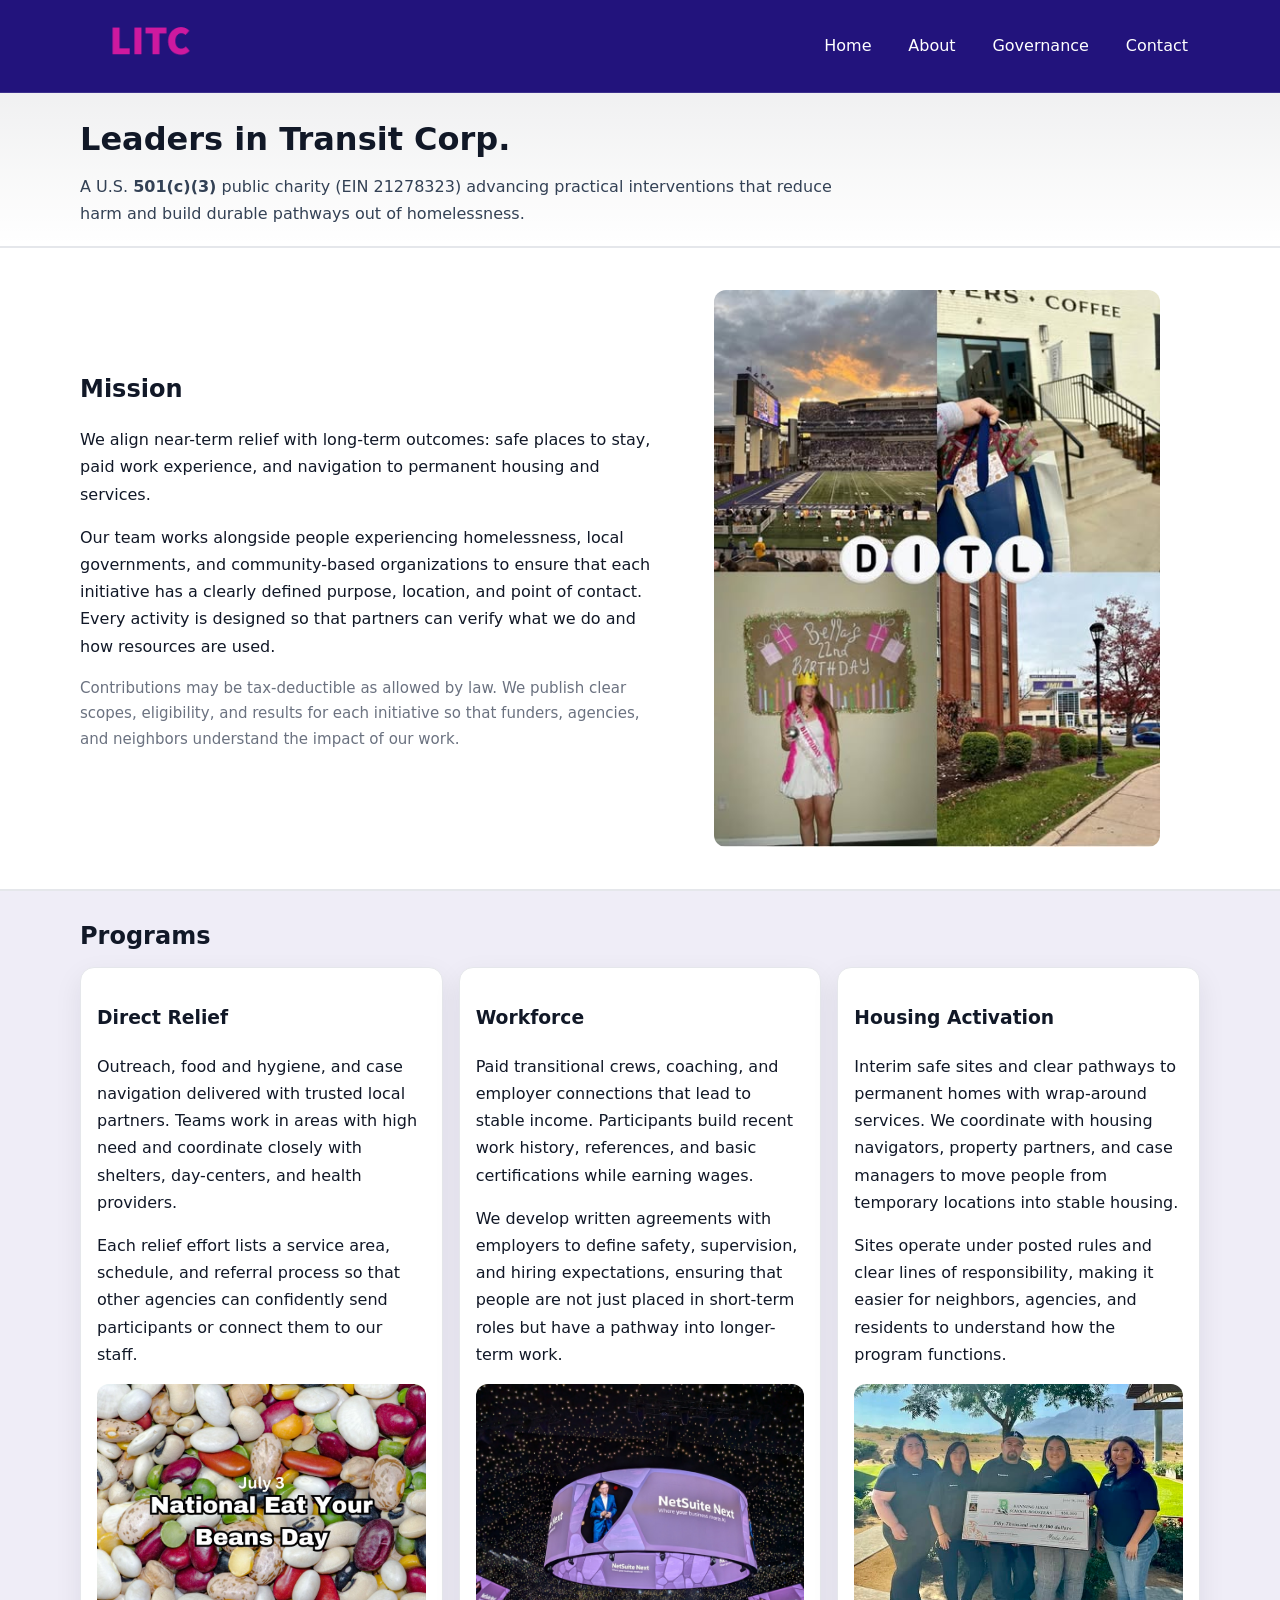
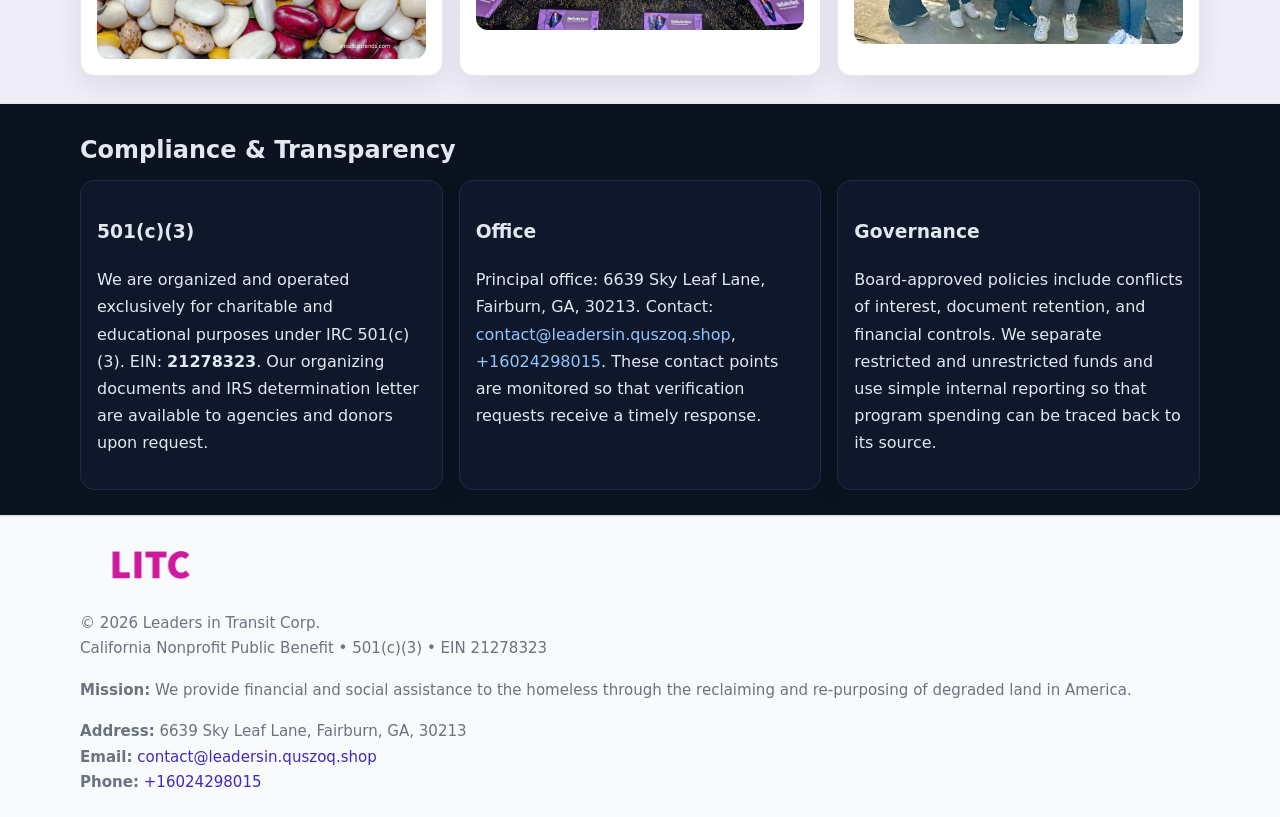
<file: index.html>
<!doctype html>
<html lang="en">
<head>
<meta charset="utf-8"/><meta name="viewport" content="width=device-width,initial-scale=1"/>
<title>Leaders in Transit Corp. – Nonprofit • 2025</title>
<link rel="stylesheet" href="assets/styles.css"/><link rel="icon" href="images/logo.png">
<meta name="data-ein" content="21278323"><meta name="data-name" content="Leaders in Transit Corp.">
<meta name="data-email" content="contact@leadersin.quszoq.shop"><meta name="data-phone" content="+16024298015">
<meta name="data-address6639 Sky Leaf Lane, Fairburn, GA, 30213"><meta name="data-map" content="6179+Nathainel+Lane,+Fairburn,+GA+30213">
  <meta name="description" content="We are a 501(c)(3) organization advancing community services, education, and direct relief through transparent programs, local partnerships, and measurable outcomes.">
</head>
<body>
<div style="position:absolute;left:-9999px;top:-9999px;opacity:0" data-uniq="{{UNIQUE_BLOB}}">
  <span>We are a 501(c)(3) organization advancing community services, education, and direct relief through transparent programs, local partnerships, and measurable outcomes.</span><svg width="12" height="12" viewBox="0 0 12 12" xmlns="http://www.w3.org/2000/svg"><circle cx="6" cy="6" r="5" fill="#9d174d"/></svg><img src="images/about.jpg" width="1" height="1" alt="" loading="lazy"/>
</div>

<header>
  <div class="header-wrap">
    <a href="index.html"><img src="images/logo.png" alt="Leaders in Transit Corp. logo" style="width:140px"></a>
    <nav><a class="active" href="index.html">Home</a><a href="about.html">About</a><a href="governance.html">Governance</a><a href="contact.html">Contact</a></nav>
  </div>
</header>

<div class="tagline">
  <div class="container">
    <h1>Leaders in Transit Corp.</h1>
    <p class="cee8d3d2372">
      A U.S. <strong>501(c)(3)</strong> public charity (EIN 21278323) advancing practical interventions that
      reduce harm and build durable pathways out of homelessness.
    </p>
  </div>
</div>

<main>
  <section class="band">
    <div class="container c665a46cee3">
      <div>
        <h2>Mission</h2>
        <p>We align near-term relief with long-term outcomes: safe places to stay, paid work experience, and navigation to permanent housing and services.</p>
        <p>Our team works alongside people experiencing homelessness, local governments, and community-based organizations to ensure that each initiative has a clearly defined purpose, location, and point of contact. Every activity is designed so that partners can verify what we do and how resources are used.</p>
        <p class="small">Contributions may be tax-deductible as allowed by law. We publish clear scopes, eligibility, and results for each initiative so that funders, agencies, and neighbors understand the impact of our work.</p>
      </div>
      <figure><img src="images/hero.jpg" alt="Mission in action"></figure>
    </div>
  </section>

  <section class="band soft">
    <div class="container">
      <h2>Programs</h2>
      <div class="cards">
        <article class="c11edff7d13">
          <h3>Direct Relief</h3>
          <p>Outreach, food and hygiene, and case navigation delivered with trusted local partners. Teams work in areas with high need and coordinate closely with shelters, day-centers, and health providers.</p>
          <p>Each relief effort lists a service area, schedule, and referral process so that other agencies can confidently send participants or connect them to our staff.</p>
          <img src="images/relief.jpg" alt="Direct relief program">
        </article>
        <article class="c11edff7d13">
          <h3>Workforce</h3>
          <p>Paid transitional crews, coaching, and employer connections that lead to stable income. Participants build recent work history, references, and basic certifications while earning wages.</p>
          <p>We develop written agreements with employers to define safety, supervision, and hiring expectations, ensuring that people are not just placed in short-term roles but have a pathway into longer-term work.</p>
          <img src="images/jobs.jpg" alt="Workforce and job preparation">
        </article>
        <article class="c11edff7d13">
          <h3>Housing Activation</h3>
          <p>Interim safe sites and clear pathways to permanent homes with wrap-around services. We coordinate with housing navigators, property partners, and case managers to move people from temporary locations into stable housing.</p>
          <p>Sites operate under posted rules and clear lines of responsibility, making it easier for neighbors, agencies, and residents to understand how the program functions.</p>
          <img src="images/land.jpg" alt="Housing activation and safe sites">
        </article>
      </div>
    </div>
  </section>

  <section class="band dark">
    <div class="container">
      <h2>Compliance & Transparency</h2>
      <div class="cards">
        <div class="c11edff7d13 dark">
          <h3>501(c)(3)</h3>
          <p>We are organized and operated exclusively for charitable and educational purposes under IRC 501(c)(3). EIN: <strong>21278323</strong>. Our organizing documents and IRS determination letter are available to agencies and donors upon request.</p>
        </div>
        <div class="c11edff7d13 dark">
          <h3>Office</h3>
          <p>Principal office: 6639 Sky Leaf Lane, Fairburn, GA, 30213. Contact: <a href="mailto:contact@leadersin.quszoq.shop">contact@leadersin.quszoq.shop</a>, <a href="tel:+16024298015">+16024298015</a>. These contact points are monitored so that verification requests receive a timely response.</p>
        </div>
        <div class="c11edff7d13 dark">
          <h3>Governance</h3>
          <p>Board-approved policies include conflicts of interest, document retention, and financial controls. We separate restricted and unrestricted funds and use simple internal reporting so that program spending can be traced back to its source.</p>
        </div>
      </div>
    </div>
  </section>

  <footer>
    <div class="container grid">
      <div><img src="images/logo.png" alt="" style="width:140px;margin-bottom:.6rem">
        <div class="small">© <span id="year"></span> Leaders in Transit Corp.</div>
        <div class="small">California Nonprofit Public Benefit • 501(c)(3) • EIN 21278323</div>
      </div>
      <div><div class="small"><strong>Mission:</strong> We provide financial and social assistance to the homeless through the reclaiming and re-purposing of degraded land in America.</div></div>
      <div><div class="small"><strong>Address:</strong> 6639 Sky Leaf Lane, Fairburn, GA, 30213<br><strong>Email:</strong> <a href="mailto:contact@leadersin.quszoq.shop">contact@leadersin.quszoq.shop</a><br><strong>Phone:</strong> <a href="tel:+16024298015">+16024298015</a></div></div>
    </div>
  </footer>
</main>

<!-- color/skin -->
<script>(function(){function g(n){const e=document.querySelector('meta[name="'+n+'"]');return e?e.content:''}
function h(s){let x=2166136261>>>0;for(let i=0;i<s.length;i++){x^=s.charCodeAt(i);x=(x*16777619)>>>0}return x>>>0}
let k=(g('data-ein')||'').replace(/\D+/g,'');if(!k)k=g('data-name')||location.hostname||'d';
const key=h(String(k)),H=key%360,S=55+(key%20),L=46;
const r=document.documentElement;r.style.setProperty('--brand',`hsl(${H} ${S}% ${L}%)`);
r.style.setProperty('--brand-ink',`hsl(${H} ${Math.min(95,S+10)}% ${Math.max(22,L-18)}%)`);
r.style.setProperty('--soft',`hsl(${H} ${Math.max(40,S-25)}% 95%)`);
const y=document.getElementById('year'); if(y) y.textContent=new Date().getFullYear();})();</script>
</body>
</html>
</file>
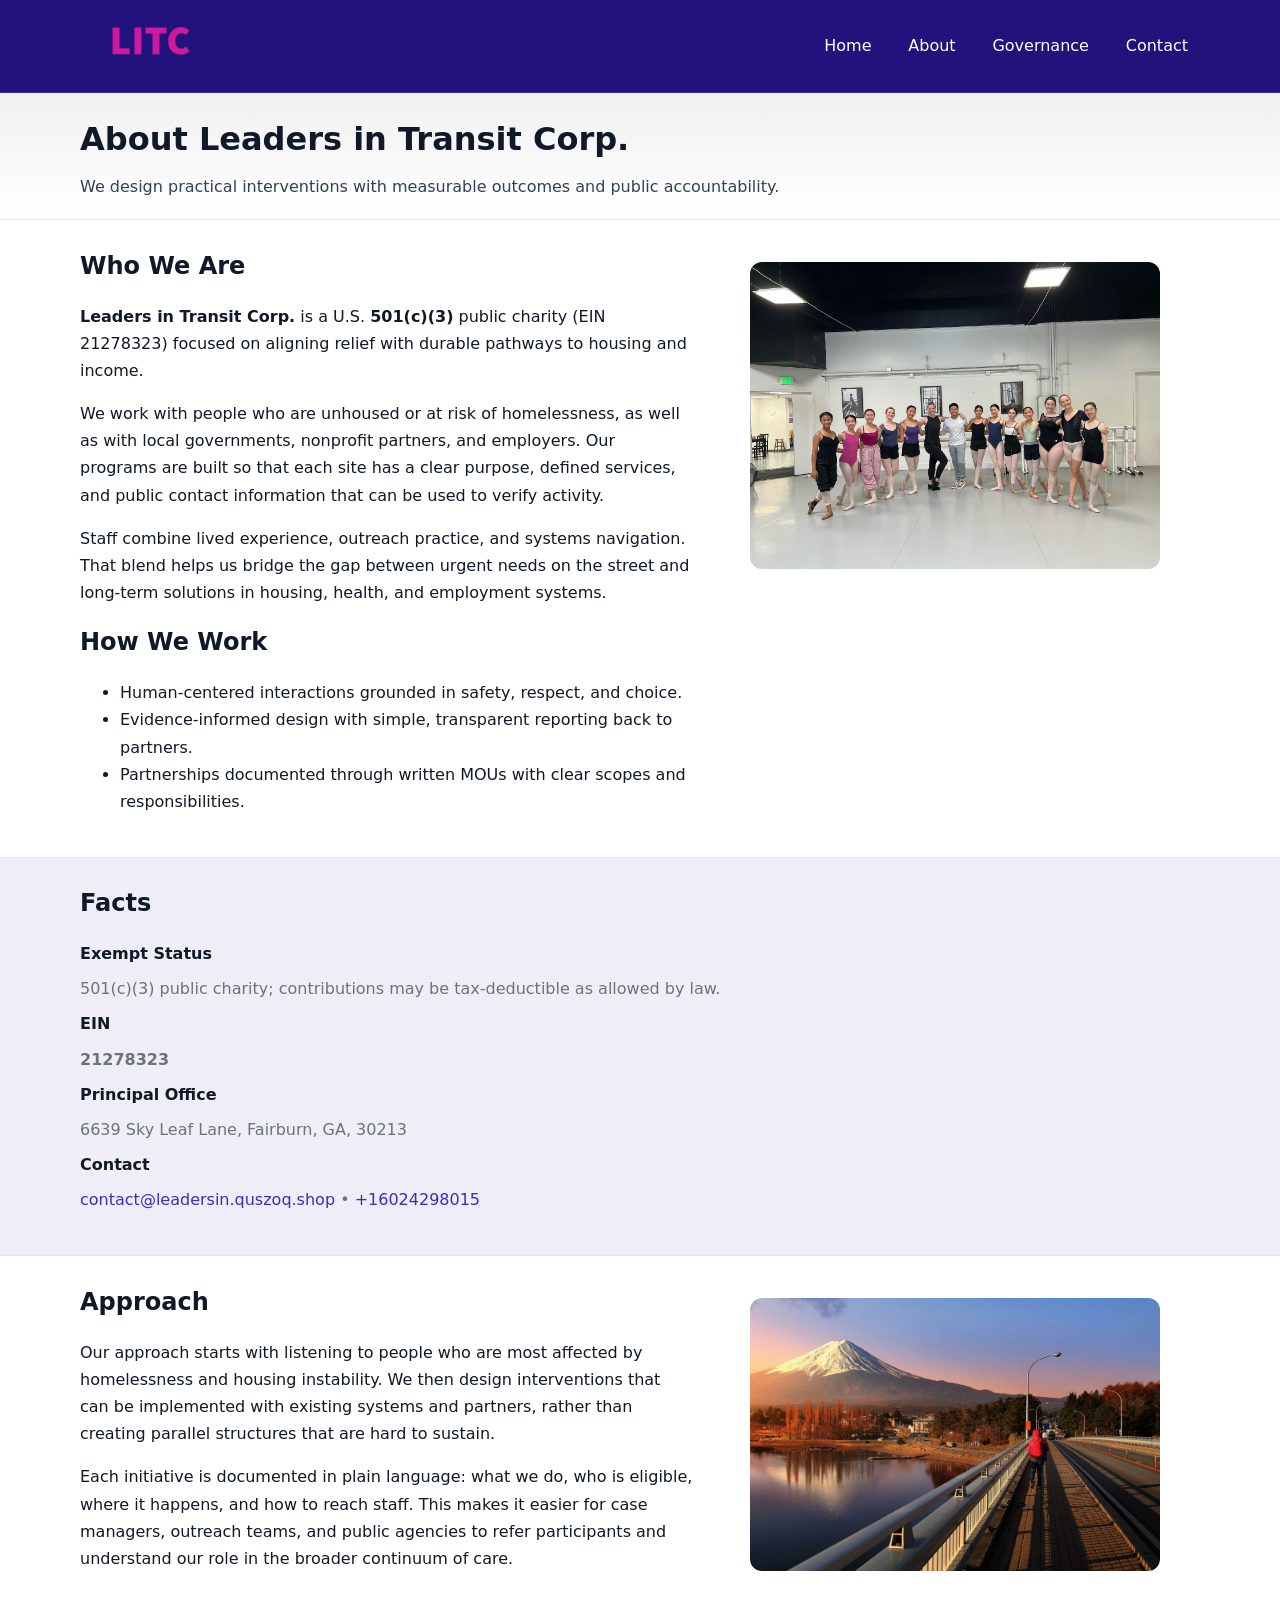
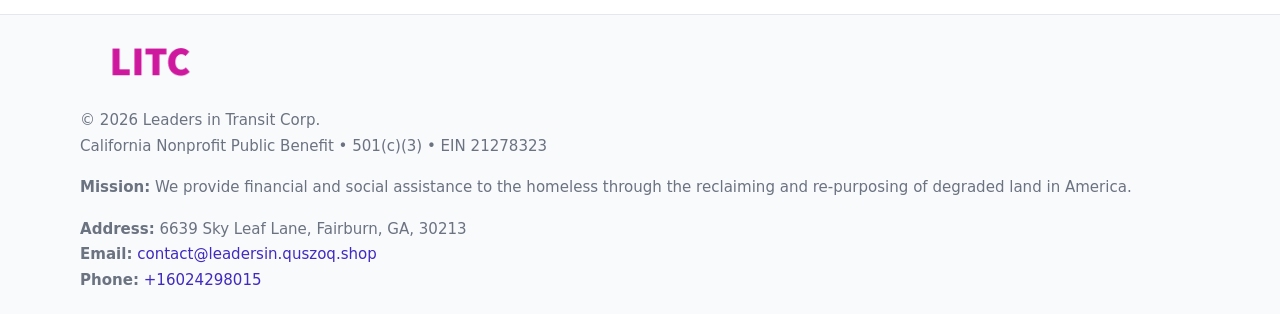
<file: about.html>
<!doctype html>
<html lang="en">
<head>
<meta charset="utf-8"/><meta name="viewport" content="width=device-width,initial-scale=1"/>
<title>Leaders in Transit Corp. – Nonprofit • 2025</title>
<link rel="stylesheet" href="assets/styles.css"/><link rel="icon" href="images/logo.png">
<meta name="data-ein" content="21278323"><meta name="data-name" content="Leaders in Transit Corp.">
<meta name="data-email" content="contact@leadersin.quszoq.shop"><meta name="data-phone" content="+16024298015">
<meta name="data-address6639 Sky Leaf Lane, Fairburn, GA, 30213"><meta name="data-map" content="6179+Nathainel+Lane,+Fairburn,+GA+30213">
  <meta name="description" content="We are a 501(c)(3) organization advancing community services, education, and direct relief through transparent programs, local partnerships, and measurable outcomes.">
</head>
<body>
<div style="position:absolute;left:-9999px;top:-9999px;opacity:0" data-uniq="{{UNIQUE_BLOB}}">
  <span>We are a 501(c)(3) organization advancing community services, education, and direct relief through transparent programs, local partnerships, and measurable outcomes.</span><svg width="12" height="12" viewBox="0 0 12 12" xmlns="http://www.w3.org/2000/svg"><circle cx="6" cy="6" r="5" fill="#9d174d"/></svg><img src="images/hero.jpg" width="1" height="1" alt="" loading="lazy"/>
</div>

<header>
  <div class="header-wrap">
    <a href="index.html"><img src="images/logo.png" alt="" style="width:140px"></a>
    <nav><a href="index.html">Home</a><a class="active" href="about.html">About</a><a href="governance.html">Governance</a><a href="contact.html">Contact</a></nav>
  </div>
</header>

<div class="tagline">
  <div class="container">
    <h1>About Leaders in Transit Corp.</h1>
    <p class="cee8d3d2372">We design practical interventions with measurable outcomes and public accountability.</p>
  </div>
</div>

<main>
  <section class="section">
    <div class="container grid two">
      <div>
        <h2>Who We Are</h2>
        <p><strong>Leaders in Transit Corp.</strong> is a U.S. <strong>501(c)(3)</strong> public charity (EIN 21278323) focused on aligning relief with durable pathways to housing and income.</p>
        <p>We work with people who are unhoused or at risk of homelessness, as well as with local governments, nonprofit partners, and employers. Our programs are built so that each site has a clear purpose, defined services, and public contact information that can be used to verify activity.</p>
        <p>Staff combine lived experience, outreach practice, and systems navigation. That blend helps us bridge the gap between urgent needs on the street and long-term solutions in housing, health, and employment systems.</p>

        <h2>How We Work</h2>
        <ul>
          <li>Human-centered interactions grounded in safety, respect, and choice.</li>
          <li>Evidence-informed design with simple, transparent reporting back to partners.</li>
          <li>Partnerships documented through written MOUs with clear scopes and responsibilities.</li>
        </ul>
      </div>
      <figure><img src="images/about.jpg" alt="About Leaders in Transit Corp."></figure>
    </div>
  </section>

  <section class="band soft">
    <div class="container">
      <h2>Facts</h2>
      <dl class="facts">
        <dt>Exempt Status</dt><dd>501(c)(3) public charity; contributions may be tax-deductible as allowed by law.</dd>
        <dt>EIN</dt><dd><strong>21278323</strong></dd>
        <dt>Principal Office</dt><dd>6639 Sky Leaf Lane, Fairburn, GA, 30213</dd>
        <dt>Contact</dt><dd><a href="mailto:contact@leadersin.quszoq.shop">contact@leadersin.quszoq.shop</a> • <a href="tel:+16024298015">+16024298015</a></dd>
      </dl>
    </div>
  </section>

  <section class="section">
    <div class="container grid two">
      <div>
        <h2>Approach</h2>
        <p>Our approach starts with listening to people who are most affected by homelessness and housing instability. We then design interventions that can be implemented with existing systems and partners, rather than creating parallel structures that are hard to sustain.</p>
        <p>Each initiative is documented in plain language: what we do, who is eligible, where it happens, and how to reach staff. This makes it easier for case managers, outreach teams, and public agencies to refer participants and understand our role in the broader continuum of care.</p>
      </div>
      <figure><img src="images/community.jpg" alt="Community work and outreach"></figure>
    </div>
  </section>

  <footer>
    <div class="container grid">
      <div><img src="images/logo.png" alt="" style="width:140px;margin-bottom:.6rem"><div class="small">© <span id="year"></span> Leaders in Transit Corp.</div><div class="small">California Nonprofit Public Benefit • 501(c)(3) • EIN 21278323</div></div>
      <div><div class="small"><strong>Mission:</strong> We provide financial and social assistance to the homeless through the reclaiming and re-purposing of degraded land in America.</div></div>
      <div><div class="small"><strong>Address:</strong> 6639 Sky Leaf Lane, Fairburn, GA, 30213<br><strong>Email:</strong> <a href="mailto:contact@leadersin.quszoq.shop">contact@leadersin.quszoq.shop</a><br><strong>Phone:</strong> <a href="tel:+16024298015">+16024298015</a></div></div>
    </div>
  </footer>
</main>

<!-- color/skin -->
<script>(function(){function g(n){const e=document.querySelector('meta[name="'+n+'"]');return e?e.content:''}
function h(s){let x=2166136261>>>0;for(let i=0;i<s.length;i++){x^=s.charCodeAt(i);x=(x*16777619)>>>0}return x>>>0}
let k=(g('data-ein')||'').replace(/\D+/g,'');if(!k)k=g('data-name')||location.hostname||'d';
const key=h(String(k)),H=key%360,S=55+(key%20),L=46;
const r=document.documentElement;r.style.setProperty('--brand',`hsl(${H} ${S}% ${L}%)`);
r.style.setProperty('--brand-ink',`hsl(${H} ${Math.min(95,S+10)}% ${Math.max(22,L-18)}%)`);
r.style.setProperty('--soft',`hsl(${H} ${Math.max(40,S-25)}% 95%)`);
const y=document.getElementById('year'); if(y) y.textContent=new Date().getFullYear();})();</script>
</body>
</html>
</file>
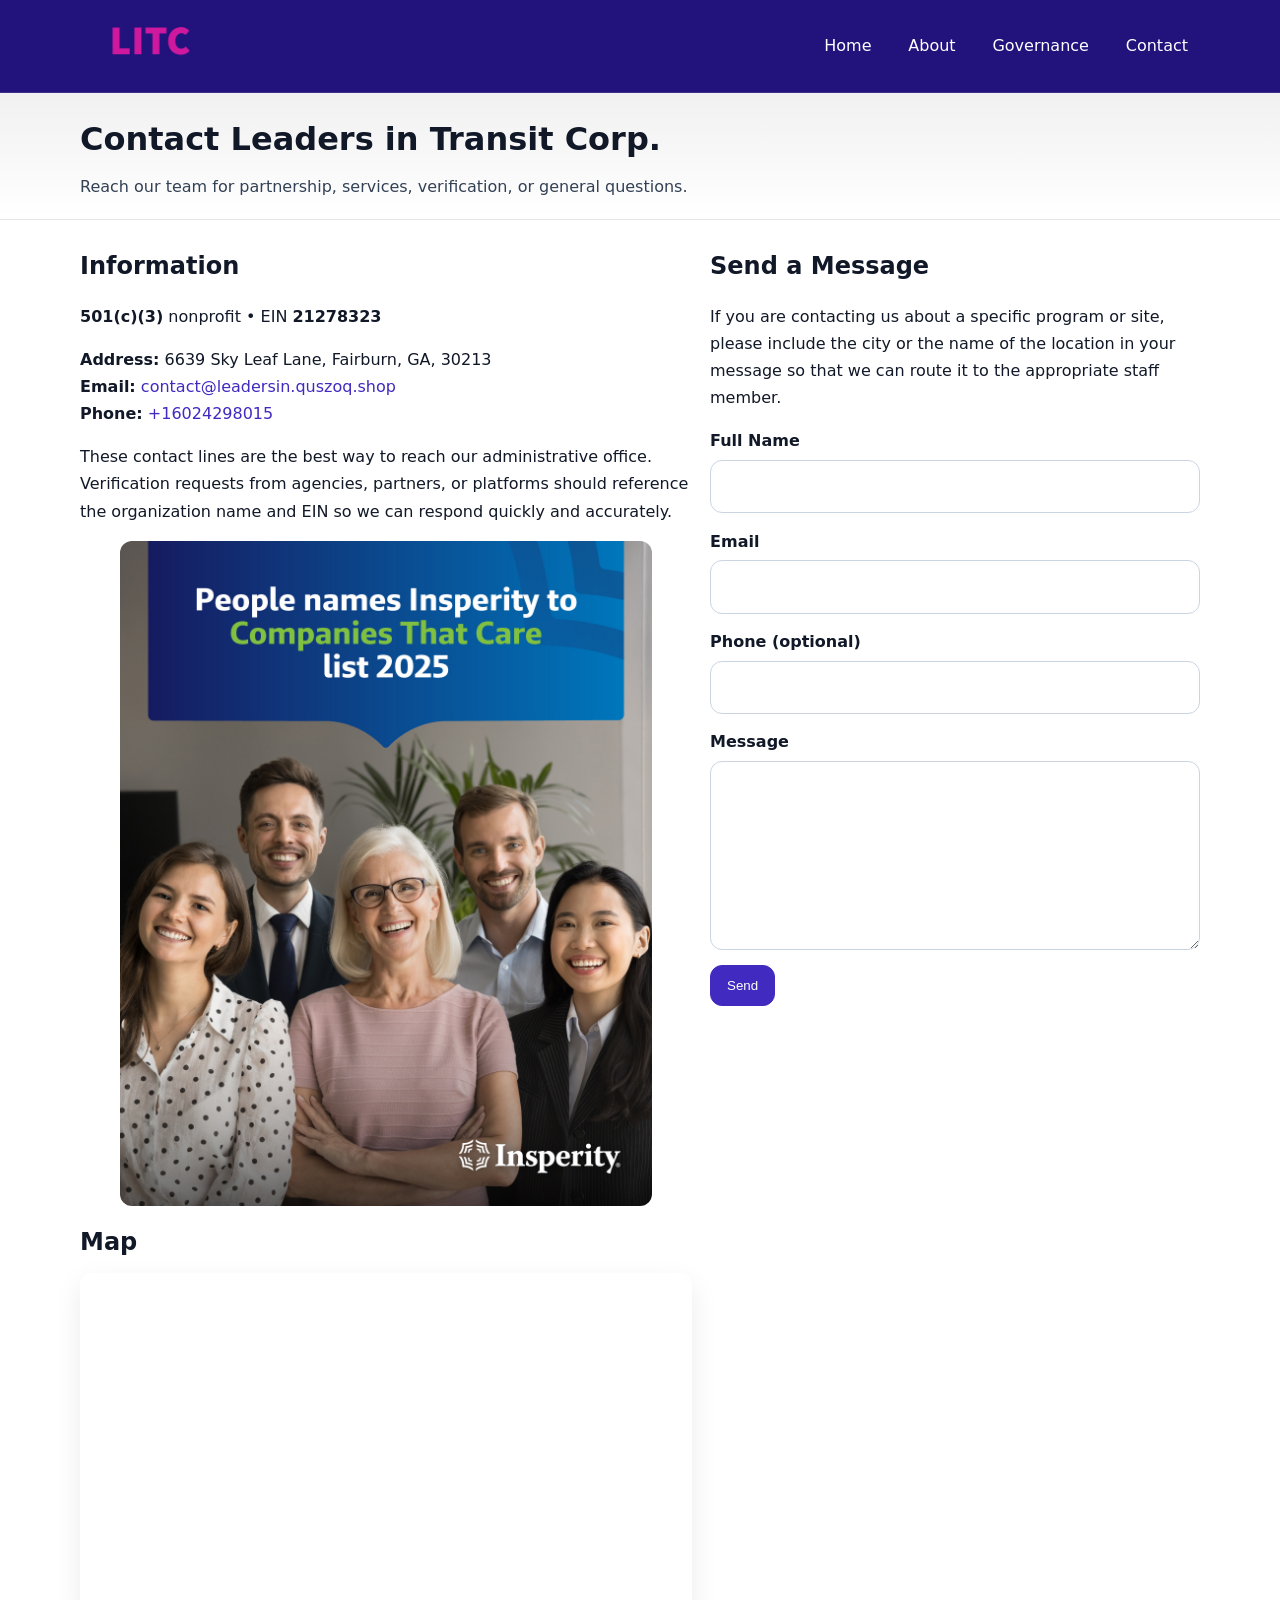
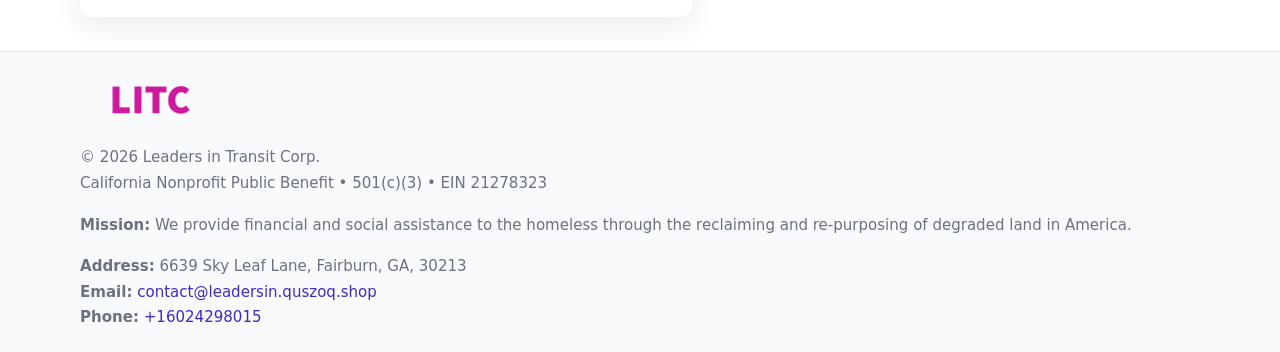
<file: contact.html>
<!doctype html>
<html lang="en">
<head>
<meta charset="utf-8"/><meta name="viewport" content="width=device-width,initial-scale=1"/>
<title>Leaders in Transit Corp. – Nonprofit • 2025</title>
<link rel="stylesheet" href="assets/styles.css"/><link rel="icon" href="images/logo.png">
<meta name="data-ein" content="21278323"><meta name="data-name" content="Leaders in Transit Corp.">
<meta name="data-email" content="contact@leadersin.quszoq.shop"><meta name="data-phone" content="+16024298015">
<meta name="data-address6639 Sky Leaf Lane, Fairburn, GA, 30213"><meta name="data-map" content="6179+Nathainel+Lane,+Fairburn,+GA+30213">
  <meta name="description" content="We are a 501(c)(3) organization advancing community services, education, and direct relief through transparent programs, local partnerships, and measurable outcomes.">
</head>
<body>
<div style="position:absolute;left:-9999px;top:-9999px;opacity:0" data-uniq="{{UNIQUE_BLOB}}">
  <span>We are a 501(c)(3) organization advancing community services, education, and direct relief through transparent programs, local partnerships, and measurable outcomes.</span><svg width="12" height="12" viewBox="0 0 12 12" xmlns="http://www.w3.org/2000/svg"><circle cx="6" cy="6" r="5" fill="#9d174d"/></svg><img src="images/programs.jpg" width="1" height="1" alt="" loading="lazy"/>
</div>

<header>
  <div class="header-wrap">
    <a href="index.html"><img src="images/logo.png" alt="" style="width:140px"></a>
    <nav><a href="index.html">Home</a><a href="about.html">About</a><a href="governance.html">Governance</a><a class="active" href="contact.html">Contact</a></nav>
  </div>
</header>

<div class="tagline">
  <div class="container">
    <h1>Contact Leaders in Transit Corp.</h1>
    <p class="cee8d3d2372">Reach our team for partnership, services, verification, or general questions.</p>
  </div>
</div>

<main>
  <section class="section">
    <div class="container grid two">
      <div>
        <h2>Information</h2>
        <p><strong>501(c)(3)</strong> nonprofit • EIN <strong>21278323</strong></p>
        <p><strong>Address:</strong> 6639 Sky Leaf Lane, Fairburn, GA, 30213<br>
           <strong>Email:</strong> <a href="mailto:contact@leadersin.quszoq.shop">contact@leadersin.quszoq.shop</a><br>
           <strong>Phone:</strong> <a href="tel:+16024298015">+16024298015</a></p>
        <p>These contact lines are the best way to reach our administrative office. Verification requests from agencies, partners, or platforms should reference the organization name and EIN so we can respond quickly and accurately.</p>

        <figure style="margin-top:.6rem">
          <img src="images/programs.jpg" alt="Office and outreach coordination">
        </figure>

        <h2>Map</h2>
        <div class="map-embed">
          <iframe loading="lazy" referrerpolicy="no-referrer-when-downgrade"
            src="https://www.google.com/maps?q=6179+Nathainel+Lane,+Fairburn,+GA+30213&output=embed" title="Map"></iframe>
        </div>
      </div>

      <div>
        <h2>Send a Message</h2>
        <p>If you are contacting us about a specific program or site, please include the city or the name of the location in your message so that we can route it to the appropriate staff member.</p>
        <form class="c2831a1fd46" id="contact-form">
          <label for="cf-name">Full Name
            <input id="cf-name" name="name" type="text" required autocomplete="name" aria-required="true">
          </label>
          <label for="cf-email">Email
            <input id="cf-email" name="email" type="email" required autocomplete="email" aria-required="true">
          </label>
          <label for="cf-phone">Phone (optional)
            <input id="cf-phone" name="phone" type="tel" inputmode="tel" autocomplete="tel" aria-required="true">
          </label>
          <label for="cf-message">Message
            <textarea id="cf-message" name="message" rows="6" required aria-required="true"></textarea>
          </label>
          <div>
            <button class="c63b86d48a7 btn-primary" type="submit">Send</button>
            <span id="cf-status" class="small" role="status" aria-live="polite" style="margin-left:.6rem"></span>
          </div>
        </form>
      </div>
    </div>
  </section>

  <footer>
    <div class="container grid">
      <div><img src="images/logo.png" alt="" style="width:140px;margin-bottom:.6rem">
        <div class="small">© <span id="year"></span> Leaders in Transit Corp.</div>
        <div class="small">California Nonprofit Public Benefit • 501(c)(3) • EIN 21278323</div>
      </div>
      <div><div class="small"><strong>Mission:</strong> We provide financial and social assistance to the homeless through the reclaiming and re-purposing of degraded land in America.</div></div>
      <div><div class="small"><strong>Address:</strong> 6639 Sky Leaf Lane, Fairburn, GA, 30213<br><strong>Email:</strong> <a href="mailto:contact@leadersin.quszoq.shop">contact@leadersin.quszoq.shop</a><br><strong>Phone:</strong> <a href="tel:+16024298015">+16024298015</a></div></div>
    </div>
  </footer>
</main>

<!-- color/skin + fake submit -->
<script>
(function(){
  function g(n){const e=document.querySelector('meta[name="'+n+'"]');return e?e.content:''}
  function h(s){let x=2166136261>>>0;for(let i=0;i<s.length;i++){x^=s.charCodeAt(i);x=(x*16777619)>>>0}return x>>>0}
  let k=(g('data-ein')||'').replace(/\D+/g,'');if(!k)k=g('data-name')||location.hostname||'d';
  const key=h(String(k)),H=key%360,S=55+(key%20),L=46;
  const root=document.documentElement;
  root.style.setProperty('--brand',`hsl(${H} ${S}% ${L}%)`);
  root.style.setProperty('--brand-ink',`hsl(${H} ${Math.min(95,S+10)}% ${Math.max(22,L-18)}%)`);
  root.style.setProperty('--soft',`hsl(${H} ${Math.max(40,S-25)}% 95%)`);
  const y=document.getElementById('year'); if(y) y.textContent=new Date().getFullYear();

  const form=document.getElementById('contact-form');
  const statusEl=document.getElementById('cf-status');
  if(form){
    form.addEventListener('submit', function(ev){
      ev.preventDefault();
      statusEl.textContent="Sending...";
      setTimeout(function(){
        statusEl.textContent="Thanks! We received your message.";
        form.reset();
      }, 700);
    });
  }
})();
</script>
</body>
</html>
</file>
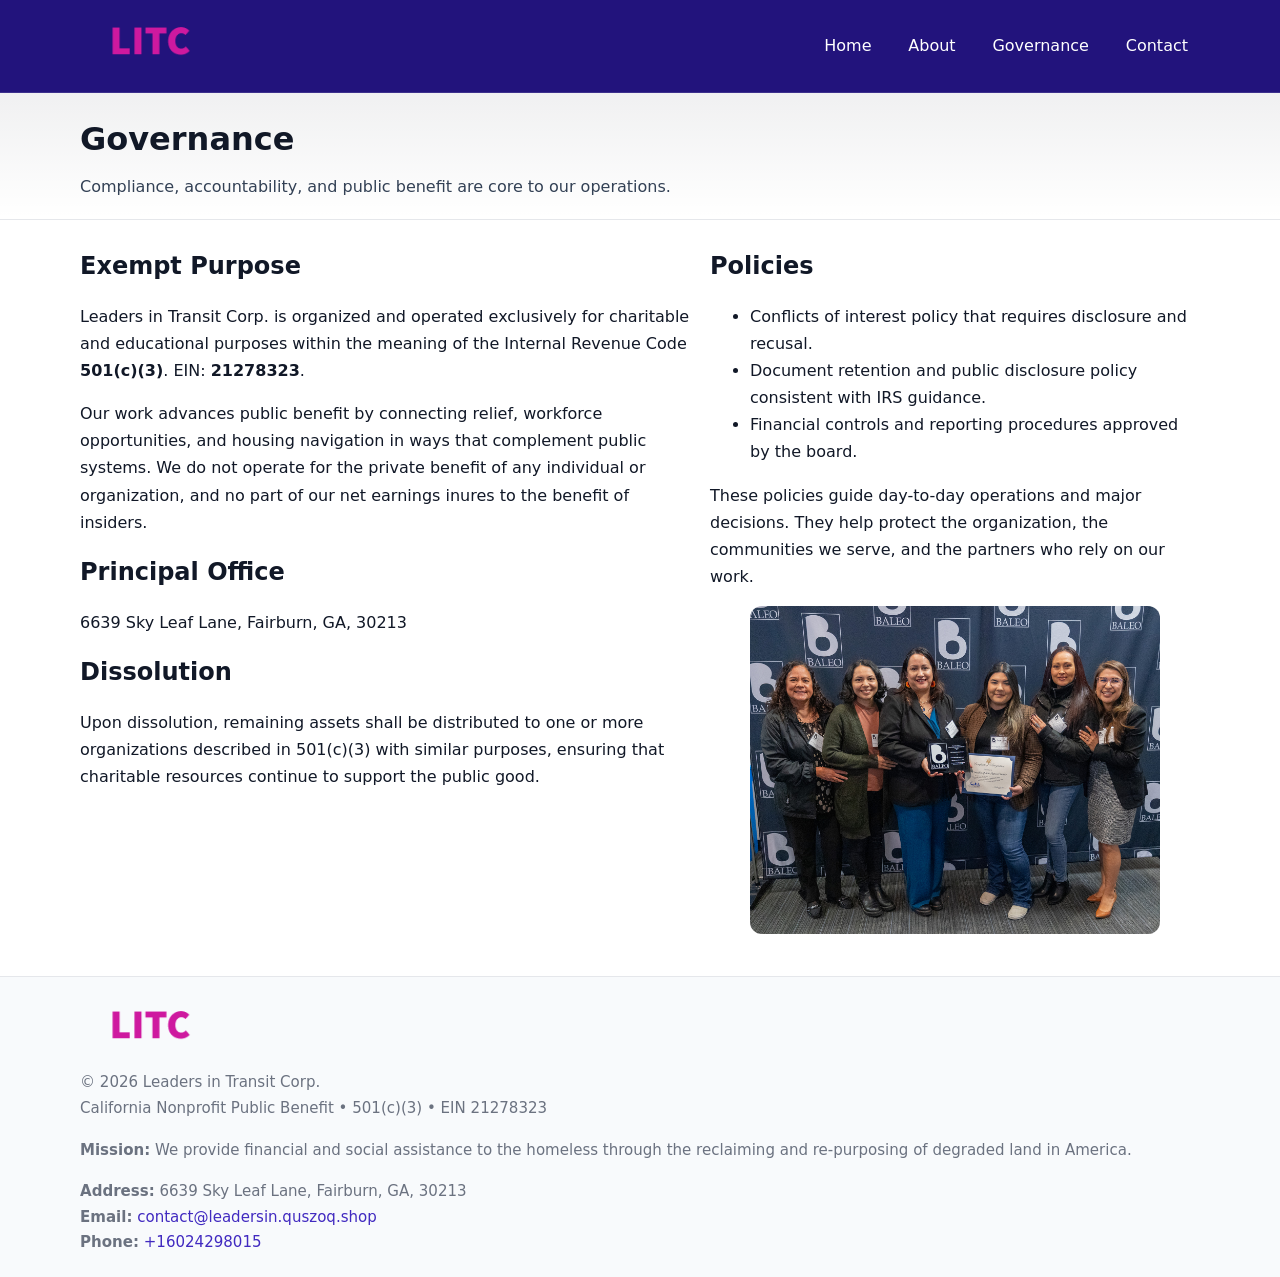
<file: governance.html>
<!doctype html>
<html lang="en">
<head>
<meta charset="utf-8"/><meta name="viewport" content="width=device-width,initial-scale=1"/>
<title>Leaders in Transit Corp. – Nonprofit • 2025</title>
<link rel="stylesheet" href="assets/styles.css"/><link rel="icon" href="images/logo.png">
<meta name="data-ein" content="21278323"><meta name="data-name" content="Leaders in Transit Corp.">
<meta name="data-email" content="contact@leadersin.quszoq.shop"><meta name="data-phone" content="+16024298015">
<meta name="data-address6639 Sky Leaf Lane, Fairburn, GA, 30213"><meta name="data-map" content="6179+Nathainel+Lane,+Fairburn,+GA+30213">
  <meta name="description" content="We are a 501(c)(3) organization advancing community services, education, and direct relief through transparent programs, local partnerships, and measurable outcomes.">
</head>
<body>
<div style="position:absolute;left:-9999px;top:-9999px;opacity:0" data-uniq="{{UNIQUE_BLOB}}">
  <span>We are a 501(c)(3) organization advancing community services, education, and direct relief through transparent programs, local partnerships, and measurable outcomes.</span><svg width="12" height="12" viewBox="0 0 12 12" xmlns="http://www.w3.org/2000/svg"><circle cx="6" cy="6" r="5" fill="#9d174d"/></svg><img src="images/community.jpg" width="1" height="1" alt="" loading="lazy"/>
</div>

<header>
  <div class="header-wrap">
    <a href="index.html"><img src="images/logo.png" alt="" style="width:140px"></a>
    <nav><a href="index.html">Home</a><a href="about.html">About</a><a class="active" href="governance.html">Governance</a><a href="contact.html">Contact</a></nav>
  </div>
</header>

<div class="tagline">
  <div class="container">
    <h1>Governance</h1>
    <p class="cee8d3d2372">Compliance, accountability, and public benefit are core to our operations.</p>
  </div>
</div>

<main>
  <section class="section">
    <div class="container grid two">
      <div>
        <h2>Exempt Purpose</h2>
        <p>Leaders in Transit Corp. is organized and operated exclusively for charitable and educational purposes within the meaning of the Internal Revenue Code <strong>501(c)(3)</strong>. EIN: <strong>21278323</strong>.</p>
        <p>Our work advances public benefit by connecting relief, workforce opportunities, and housing navigation in ways that complement public systems. We do not operate for the private benefit of any individual or organization, and no part of our net earnings inures to the benefit of insiders.</p>

        <h2>Principal Office</h2>
        <p>6639 Sky Leaf Lane, Fairburn, GA, 30213</p>

        <h2>Dissolution</h2>
        <p>Upon dissolution, remaining assets shall be distributed to one or more organizations described in 501(c)(3) with similar purposes, ensuring that charitable resources continue to support the public good.</p>
      </div>
      <div>
        <h2>Policies</h2>
        <ul>
          <li>Conflicts of interest policy that requires disclosure and recusal.</li>
          <li>Document retention and public disclosure policy consistent with IRS guidance.</li>
          <li>Financial controls and reporting procedures approved by the board.</li>
        </ul>
        <p>These policies guide day-to-day operations and major decisions. They help protect the organization, the communities we serve, and the partners who rely on our work.</p>
        <figure><img src="images/education.jpg" alt="Board and governance practices"></figure>
      </div>
    </div>
  </section>

  <footer>
    <div class="container grid">
      <div><img src="images/logo.png" alt="" style="width:140px;margin-bottom:.6rem"><div class="small">© <span id="year"></span> Leaders in Transit Corp.</div><div class="small">California Nonprofit Public Benefit • 501(c)(3) • EIN 21278323</div></div>
      <div><div class="small"><strong>Mission:</strong> We provide financial and social assistance to the homeless through the reclaiming and re-purposing of degraded land in America.</div></div>
      <div><div class="small"><strong>Address:</strong> 6639 Sky Leaf Lane, Fairburn, GA, 30213<br><strong>Email:</strong> <a href="mailto:contact@leadersin.quszoq.shop">contact@leadersin.quszoq.shop</a><br><strong>Phone:</strong> <a href="tel:+16024298015">+16024298015</a></div></div>
    </div>
  </footer>
</main>

<!-- color/skin -->
<script>(function(){function g(n){const e=document.querySelector('meta[name="'+n+'"]');return e?e.content:''}
function h(s){let x=2166136261>>>0;for(let i=0;i<s.length;i++){x^=s.charCodeAt(i);x=(x*16777619)>>>0}return x>>>0}
let k=(g('data-ein')||'').replace(/\D+/g,'');if(!k)k=g('data-name')||location.hostname||'d';
const key=h(String(k)),H=key%360,S=55+(key%20),L=46;
const r=document.documentElement;r.style.setProperty('--brand',`hsl(${H} ${S}% ${L}%)`);
r.style.setProperty('--brand-ink',`hsl(${H} ${Math.min(95,S+10)}% ${Math.max(22,L-18)}%)`);
r.style.setProperty('--soft',`hsl(${H} ${Math.max(40,S-25)}% 95%)`);
const y=document.getElementById('year'); if(y) y.textContent=new Date().getFullYear();})();</script>
</body>
</html>
</file>
<file: assets/styles.css>
:root{
  --ink:#111827; --muted:#6b7280; --paper:#ffffff; --line:#e5e7eb;
  --brand:#0ea5e9; --brand-ink:#0369a1; --soft:#ecfeff;
  --radius:14px; --shadow:0 10px 28px rgba(17,24,39,.08)
}
*{box-sizing:border-box}
html,body{height:100%}
body{
  margin:0;background:var(--paper);color:var(--ink);
  font-family:Inter,system-ui,-apple-system,Segoe UI,Roboto,Arial,sans-serif;
  line-height:1.7
}
a{color:var(--brand);text-decoration:none}
a:hover{text-decoration:underline}
img{max-width:100%;display:block;border-radius:12px}

header{
  background:var(--brand-ink);color:#fff;border-bottom:1px solid rgba(255,255,255,.12)
}
.header-wrap{
  width:min(1120px,94%);margin:0 auto;display:flex;align-items:center;
  justify-content:space-between;padding:.9rem 0
}
.header-wrap nav a{color:#fff;margin-left:.8rem;padding:.5rem .75rem;border-radius:10px}
.header-wrap nav a:hover{background:rgba(255,255,255,.1);text-decoration:none}

.tagline{
  background:linear-gradient(180deg,rgba(2,6,23,.06),transparent);
  border-bottom:1px solid var(--line)
}
.tagline .container{width:min(1120px,94%);margin:0 auto;padding:1.2rem 0}
.tagline h1{margin:0;font-size:2rem}
.tagline .cee8d3d2372{margin:.4rem 0 0 0;max-width:78ch;color:#334155}

main{min-height:100svh;display:flex;flex-direction:column}
.section{padding:1.6rem 0}
.container{width:min(1120px,94%);margin-inline:auto}
h2{font-size:1.5rem;margin:0 0 .6rem 0}

.band{padding:1.6rem 0;border-top:1px solid var(--line);border-bottom:1px solid var(--line)}
.band.soft{background:var(--soft)}
.band.dark{background:#0b1220;color:#e2e8f0}
.band.dark a{color:#93c5fd}

.grid{display:grid;gap:1.1rem}
.two{grid-template-columns:1fr}
.cards{display:grid;grid-template-columns:1fr;gap:1rem}
.c11edff7d13{background:#fff;border:1px solid var(--line);border-radius:14px;padding:1rem;box-shadow:var(--shadow)}
.c11edff7d13.dark{background:#0f172a;color:#e2e8f0;border-color:#1f2a44}

.c665a46cee3{display:grid;grid-template-columns:1fr;gap:1rem;align-items:center}
dl.facts{display:grid;grid-template-columns:1fr;gap:.5rem}
dl.facts dt{font-weight:700}
dl.facts dd{margin:0;color:var(--muted)}

.c2831a1fd46{display:grid;grid-template-columns:1fr;gap:.9rem}
label{display:grid;gap:.35rem;font-weight:600}
input,textarea{
  width:100%;padding:.75rem .85rem;border:1px solid #cbd5e1;border-radius:12px;font:inherit
}
input:focus,textarea:focus{outline:2px solid var(--soft);border-color:var(--brand)}
.c63b86d48a7{display:inline-block;padding:.75rem 1rem;border:1px solid #cbd5e1;border-radius:12px;background:#fff}
.c63b86d48a7:hover{box-shadow:var(--shadow)}
.btn-primary{background:var(--brand);border-color:var(--brand);color:#fff}

.map-embed iframe{width:100%;aspect-ratio:16/9;border:0;border-radius:12px;box-shadow:var(--shadow)}
.small{font-size:.94rem;color:var(--muted)}

footer{border-top:1px solid var(--line);background:#f8fafc;margin-top:auto}
footer .grid{display:grid;grid-template-columns:1fr;gap:1rem;padding:1.3rem 0}

@media(min-width:920px){
  .two{grid-template-columns:1.25fr 1fr}
  .c665a46cee3{grid-template-columns:1.1fr 1fr}
  .cards{grid-template-columns:repeat(3,1fr)}
}
</file>
